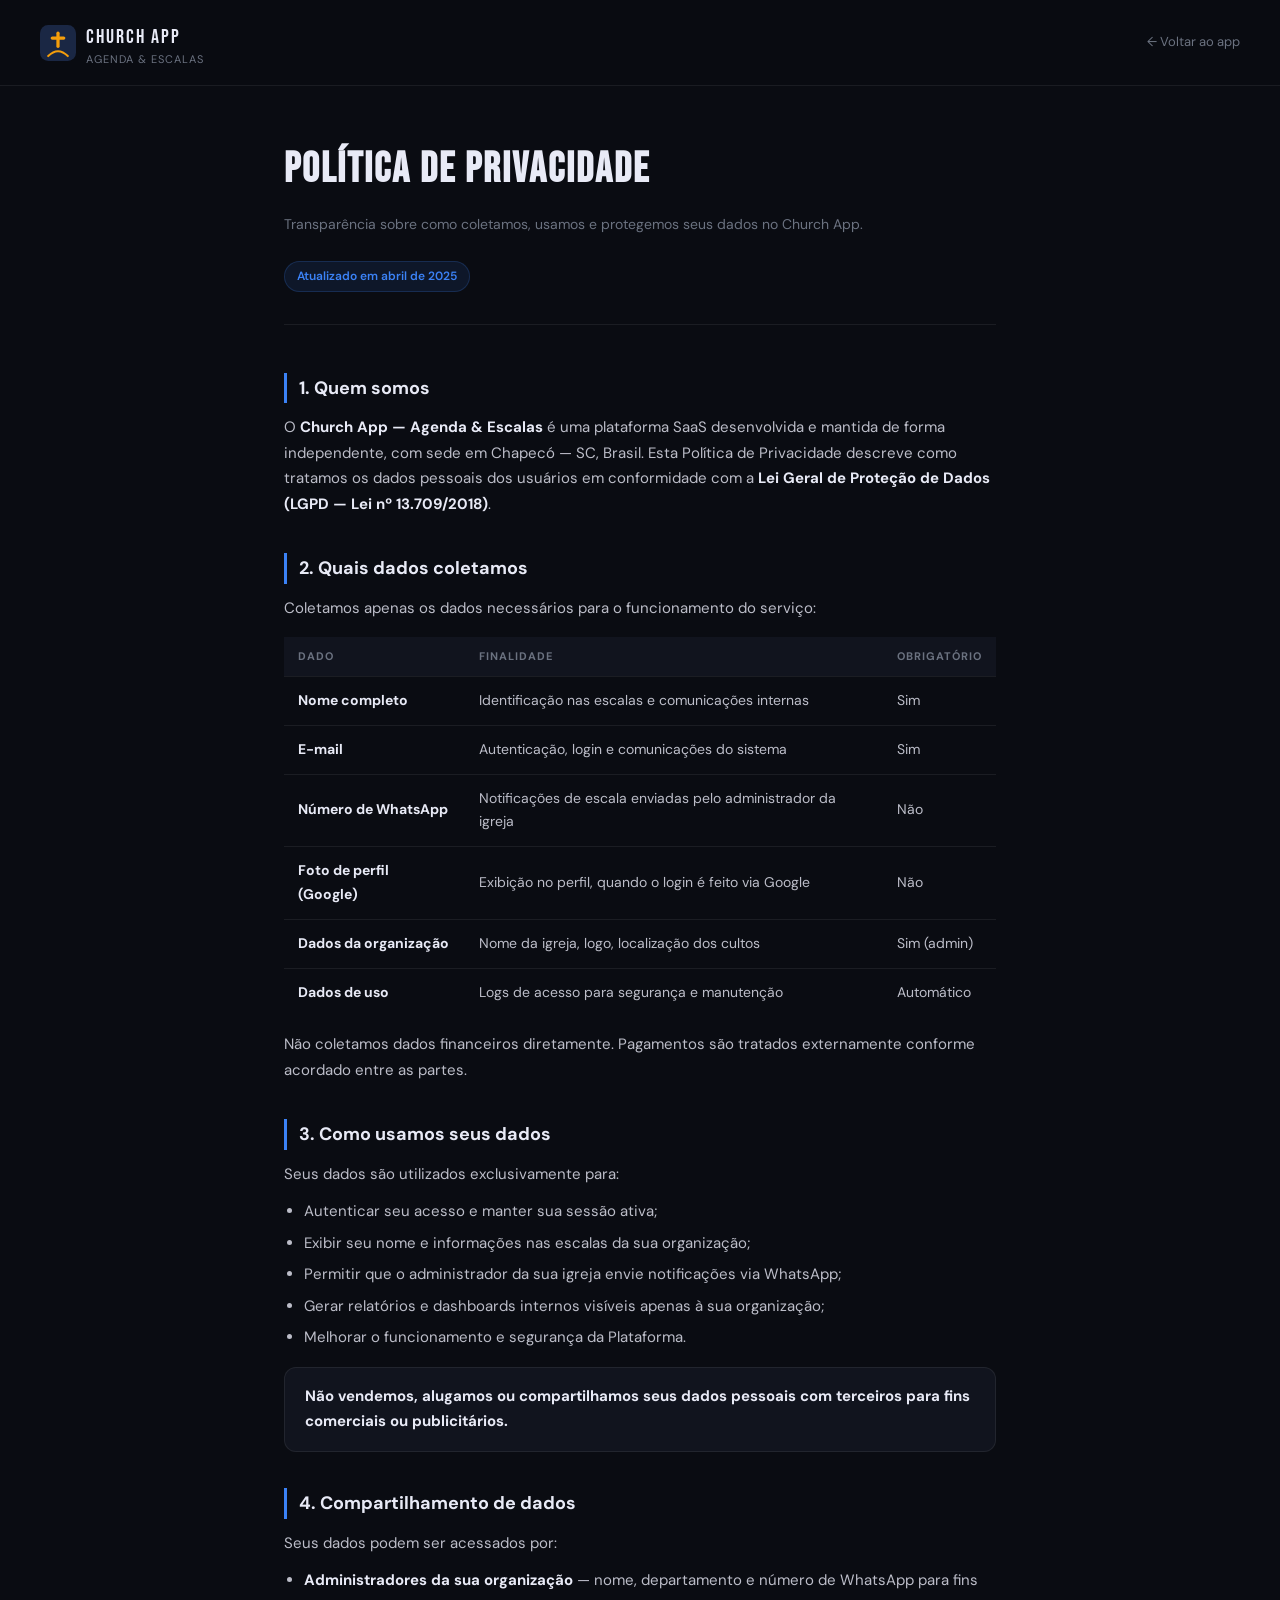
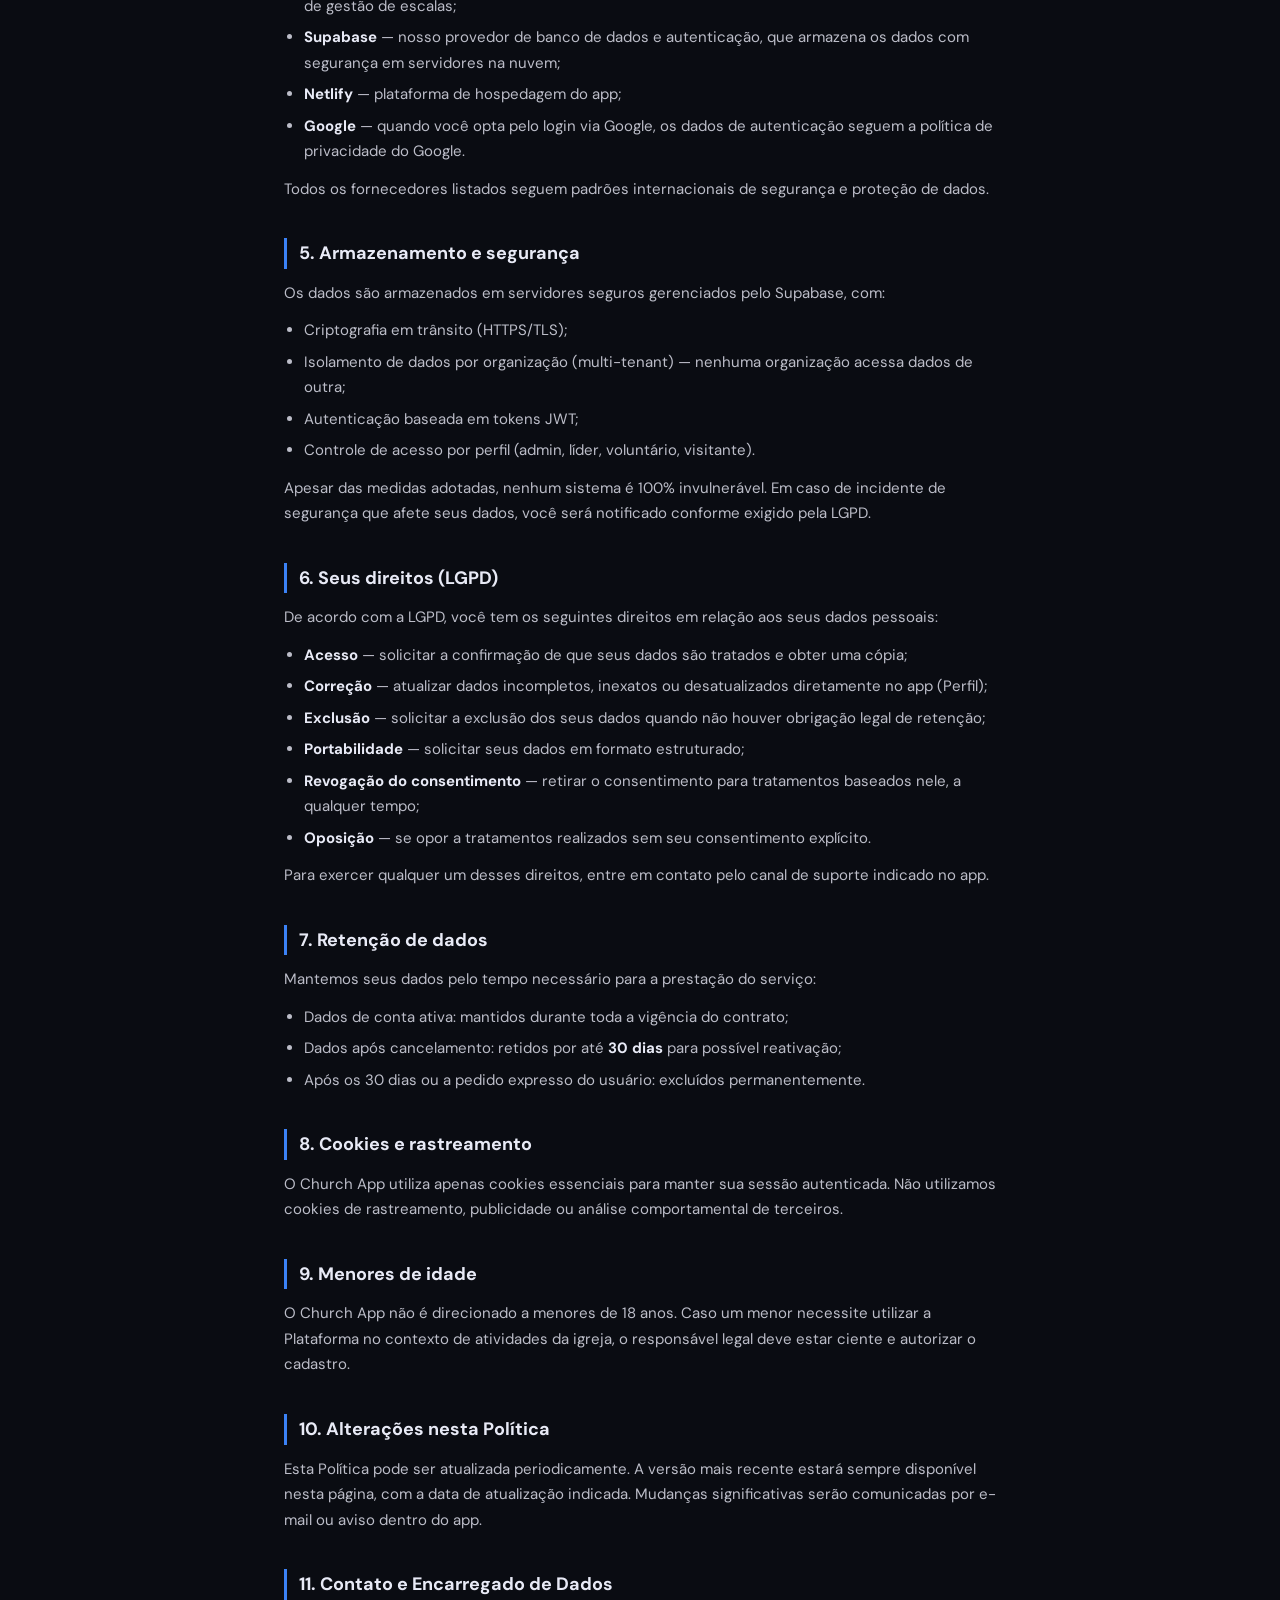
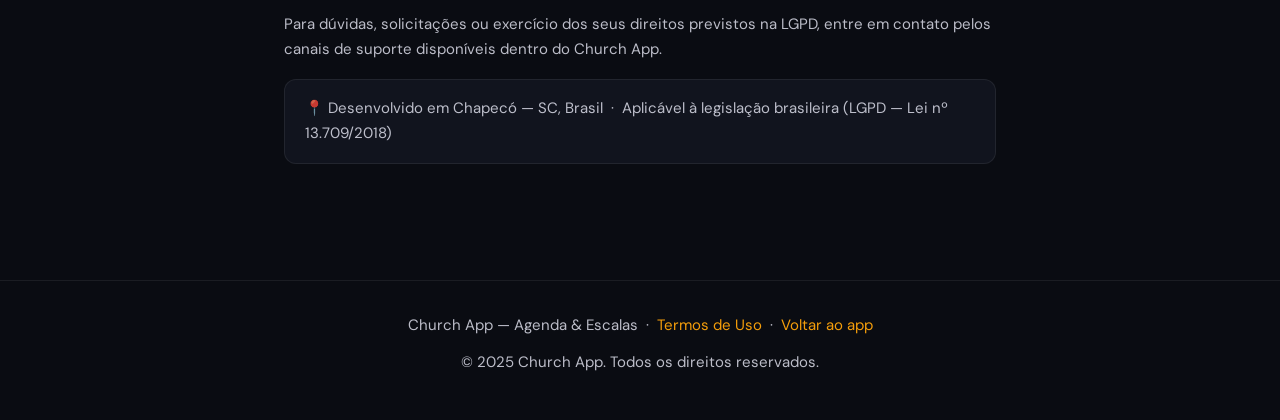
<file: politica-de-privacidade.html>
<!DOCTYPE html>
<html lang="pt-BR">
<head>
<meta charset="UTF-8"/>
<meta name="viewport" content="width=device-width, initial-scale=1.0"/>
<title>Política de Privacidade — Church App</title>
<link rel="preconnect" href="https://fonts.googleapis.com"/>
<link href="https://fonts.googleapis.com/css2?family=Bebas+Neue&family=DM+Sans:wght@300;400;500;600;700&display=swap" rel="stylesheet"/>
<style>
*,*::before,*::after{box-sizing:border-box;margin:0;padding:0}
:root{
  --bg:#0a0c12;--surface:#11141e;--surface2:#181c2a;
  --border:rgba(255,255,255,0.07);--text:#e8eaf6;--muted:#6b7280;
  --accent:#f59e0b;--accent2:#3b82f6;--font:'DM Sans',sans-serif;--display:'Bebas Neue',sans-serif;
}
body{background:var(--bg);color:var(--text);font-family:var(--font);min-height:100vh;line-height:1.7}
.header{
  padding:20px 40px;display:flex;align-items:center;gap:12px;
  border-bottom:1px solid var(--border);
  background:rgba(10,12,18,.95);backdrop-filter:blur(10px);
  position:sticky;top:0;z-index:50;
}
.logo{display:flex;align-items:center;gap:10px;text-decoration:none}
.logo-icon{width:36px;height:36px;flex-shrink:0}
.logo span{font-family:var(--display);font-size:20px;letter-spacing:2px;color:var(--text)}
.logo small{font-size:11px;color:var(--muted);letter-spacing:1px;text-transform:uppercase;display:block;line-height:1}
.back-link{
  margin-left:auto;color:var(--muted);font-size:13px;text-decoration:none;
  display:flex;align-items:center;gap:6px;
}
.back-link:hover{color:var(--accent)}

.container{max-width:760px;margin:0 auto;padding:48px 24px 80px}
.doc-header{margin-bottom:48px;padding-bottom:32px;border-bottom:1px solid var(--border)}
.doc-header h1{font-family:var(--display);font-size:42px;letter-spacing:2px;margin-bottom:8px}
.doc-header p{color:var(--muted);font-size:14px}
.doc-header .updated{
  display:inline-block;margin-top:12px;
  background:rgba(59,130,246,.1);border:1px solid rgba(59,130,246,.2);
  color:var(--accent2);padding:4px 12px;border-radius:20px;font-size:12px;font-weight:600;
}

section{margin-bottom:36px}
h2{
  font-size:18px;font-weight:700;margin-bottom:12px;
  color:var(--text);padding-left:12px;
  border-left:3px solid var(--accent2);
}
p{font-size:15px;color:rgba(232,234,246,.8);margin-bottom:12px}
ul,ol{padding-left:20px;margin-bottom:12px}
li{font-size:15px;color:rgba(232,234,246,.8);margin-bottom:6px}
strong{color:var(--text)}
.highlight{
  background:var(--surface);border:1px solid var(--border);
  border-radius:12px;padding:16px 20px;margin:16px 0;
}
.highlight p{margin:0}
.data-table{width:100%;border-collapse:collapse;margin:16px 0;font-size:14px}
.data-table th{
  padding:10px 14px;text-align:left;font-size:11px;font-weight:700;
  letter-spacing:1px;text-transform:uppercase;color:var(--muted);
  background:var(--surface);border-bottom:1px solid var(--border);
}
.data-table td{padding:12px 14px;border-bottom:1px solid var(--border);color:rgba(232,234,246,.8)}
.data-table tr:last-child td{border-bottom:none}

footer{
  text-align:center;padding:32px 24px;border-top:1px solid var(--border);
  font-size:13px;color:var(--muted);
}
footer a{color:var(--accent);text-decoration:none}
footer a:hover{text-decoration:underline}

@media(max-width:600px){
  .header{padding:16px}
  .container{padding:32px 16px 60px}
  .doc-header h1{font-size:32px}
  .data-table{font-size:13px}
  .data-table th,.data-table td{padding:10px}
}
</style>
</head>
<body>

<header class="header">
  <a href="index.html" class="logo">
    <svg class="logo-icon" viewBox="0 0 44 44" fill="none" xmlns="http://www.w3.org/2000/svg">
      <rect width="44" height="44" rx="10" fill="#1a2744"/>
      <rect x="20" y="8" width="4" height="20" rx="2" fill="#f59e0b"/>
      <rect x="13" y="14" width="18" height="4" rx="2" fill="#f59e0b"/>
      <path d="M10 38 Q22 26 34 38" stroke="#f59e0b" stroke-width="2.5" stroke-linecap="round" fill="none"/>
    </svg>
    <div>
      <span>CHURCH APP</span>
      <small>Agenda &amp; Escalas</small>
    </div>
  </a>
  <a href="index.html" class="back-link">← Voltar ao app</a>
</header>

<div class="container">
  <div class="doc-header">
    <h1>Política de Privacidade</h1>
    <p>Transparência sobre como coletamos, usamos e protegemos seus dados no Church App.</p>
    <span class="updated">Atualizado em abril de 2025</span>
  </div>

  <section>
    <h2>1. Quem somos</h2>
    <p>O <strong>Church App — Agenda &amp; Escalas</strong> é uma plataforma SaaS desenvolvida e mantida de forma independente, com sede em Chapecó — SC, Brasil. Esta Política de Privacidade descreve como tratamos os dados pessoais dos usuários em conformidade com a <strong>Lei Geral de Proteção de Dados (LGPD — Lei nº 13.709/2018)</strong>.</p>
  </section>

  <section>
    <h2>2. Quais dados coletamos</h2>
    <p>Coletamos apenas os dados necessários para o funcionamento do serviço:</p>
    <table class="data-table">
      <thead>
        <tr>
          <th>Dado</th>
          <th>Finalidade</th>
          <th>Obrigatório</th>
        </tr>
      </thead>
      <tbody>
        <tr>
          <td><strong>Nome completo</strong></td>
          <td>Identificação nas escalas e comunicações internas</td>
          <td>Sim</td>
        </tr>
        <tr>
          <td><strong>E-mail</strong></td>
          <td>Autenticação, login e comunicações do sistema</td>
          <td>Sim</td>
        </tr>
        <tr>
          <td><strong>Número de WhatsApp</strong></td>
          <td>Notificações de escala enviadas pelo administrador da igreja</td>
          <td>Não</td>
        </tr>
        <tr>
          <td><strong>Foto de perfil (Google)</strong></td>
          <td>Exibição no perfil, quando o login é feito via Google</td>
          <td>Não</td>
        </tr>
        <tr>
          <td><strong>Dados da organização</strong></td>
          <td>Nome da igreja, logo, localização dos cultos</td>
          <td>Sim (admin)</td>
        </tr>
        <tr>
          <td><strong>Dados de uso</strong></td>
          <td>Logs de acesso para segurança e manutenção</td>
          <td>Automático</td>
        </tr>
      </tbody>
    </table>
    <p>Não coletamos dados financeiros diretamente. Pagamentos são tratados externamente conforme acordado entre as partes.</p>
  </section>

  <section>
    <h2>3. Como usamos seus dados</h2>
    <p>Seus dados são utilizados exclusivamente para:</p>
    <ul>
      <li>Autenticar seu acesso e manter sua sessão ativa;</li>
      <li>Exibir seu nome e informações nas escalas da sua organização;</li>
      <li>Permitir que o administrador da sua igreja envie notificações via WhatsApp;</li>
      <li>Gerar relatórios e dashboards internos visíveis apenas à sua organização;</li>
      <li>Melhorar o funcionamento e segurança da Plataforma.</li>
    </ul>
    <div class="highlight">
      <p><strong>Não vendemos, alugamos ou compartilhamos seus dados pessoais com terceiros para fins comerciais ou publicitários.</strong></p>
    </div>
  </section>

  <section>
    <h2>4. Compartilhamento de dados</h2>
    <p>Seus dados podem ser acessados por:</p>
    <ul>
      <li><strong>Administradores da sua organização</strong> — nome, departamento e número de WhatsApp para fins de gestão de escalas;</li>
      <li><strong>Supabase</strong> — nosso provedor de banco de dados e autenticação, que armazena os dados com segurança em servidores na nuvem;</li>
      <li><strong>Netlify</strong> — plataforma de hospedagem do app;</li>
      <li><strong>Google</strong> — quando você opta pelo login via Google, os dados de autenticação seguem a política de privacidade do Google.</li>
    </ul>
    <p>Todos os fornecedores listados seguem padrões internacionais de segurança e proteção de dados.</p>
  </section>

  <section>
    <h2>5. Armazenamento e segurança</h2>
    <p>Os dados são armazenados em servidores seguros gerenciados pelo Supabase, com:</p>
    <ul>
      <li>Criptografia em trânsito (HTTPS/TLS);</li>
      <li>Isolamento de dados por organização (multi-tenant) — nenhuma organização acessa dados de outra;</li>
      <li>Autenticação baseada em tokens JWT;</li>
      <li>Controle de acesso por perfil (admin, líder, voluntário, visitante).</li>
    </ul>
    <p>Apesar das medidas adotadas, nenhum sistema é 100% invulnerável. Em caso de incidente de segurança que afete seus dados, você será notificado conforme exigido pela LGPD.</p>
  </section>

  <section>
    <h2>6. Seus direitos (LGPD)</h2>
    <p>De acordo com a LGPD, você tem os seguintes direitos em relação aos seus dados pessoais:</p>
    <ul>
      <li><strong>Acesso</strong> — solicitar a confirmação de que seus dados são tratados e obter uma cópia;</li>
      <li><strong>Correção</strong> — atualizar dados incompletos, inexatos ou desatualizados diretamente no app (Perfil);</li>
      <li><strong>Exclusão</strong> — solicitar a exclusão dos seus dados quando não houver obrigação legal de retenção;</li>
      <li><strong>Portabilidade</strong> — solicitar seus dados em formato estruturado;</li>
      <li><strong>Revogação do consentimento</strong> — retirar o consentimento para tratamentos baseados nele, a qualquer tempo;</li>
      <li><strong>Oposição</strong> — se opor a tratamentos realizados sem seu consentimento explícito.</li>
    </ul>
    <p>Para exercer qualquer um desses direitos, entre em contato pelo canal de suporte indicado no app.</p>
  </section>

  <section>
    <h2>7. Retenção de dados</h2>
    <p>Mantemos seus dados pelo tempo necessário para a prestação do serviço:</p>
    <ul>
      <li>Dados de conta ativa: mantidos durante toda a vigência do contrato;</li>
      <li>Dados após cancelamento: retidos por até <strong>30 dias</strong> para possível reativação;</li>
      <li>Após os 30 dias ou a pedido expresso do usuário: excluídos permanentemente.</li>
    </ul>
  </section>

  <section>
    <h2>8. Cookies e rastreamento</h2>
    <p>O Church App utiliza apenas cookies essenciais para manter sua sessão autenticada. Não utilizamos cookies de rastreamento, publicidade ou análise comportamental de terceiros.</p>
  </section>

  <section>
    <h2>9. Menores de idade</h2>
    <p>O Church App não é direcionado a menores de 18 anos. Caso um menor necessite utilizar a Plataforma no contexto de atividades da igreja, o responsável legal deve estar ciente e autorizar o cadastro.</p>
  </section>

  <section>
    <h2>10. Alterações nesta Política</h2>
    <p>Esta Política pode ser atualizada periodicamente. A versão mais recente estará sempre disponível nesta página, com a data de atualização indicada. Mudanças significativas serão comunicadas por e-mail ou aviso dentro do app.</p>
  </section>

  <section>
    <h2>11. Contato e Encarregado de Dados</h2>
    <p>Para dúvidas, solicitações ou exercício dos seus direitos previstos na LGPD, entre em contato pelos canais de suporte disponíveis dentro do Church App.</p>
    <div class="highlight">
      <p>📍 Desenvolvido em Chapecó — SC, Brasil &nbsp;·&nbsp; Aplicável à legislação brasileira (LGPD — Lei nº 13.709/2018)</p>
    </div>
  </section>
</div>

<footer>
  <p>Church App — Agenda &amp; Escalas &nbsp;·&nbsp; <a href="termos-de-uso.html">Termos de Uso</a> &nbsp;·&nbsp; <a href="index.html">Voltar ao app</a></p>
  <p style="margin-top:8px">© 2025 Church App. Todos os direitos reservados.</p>
</footer>

</body>
</html>
</file>
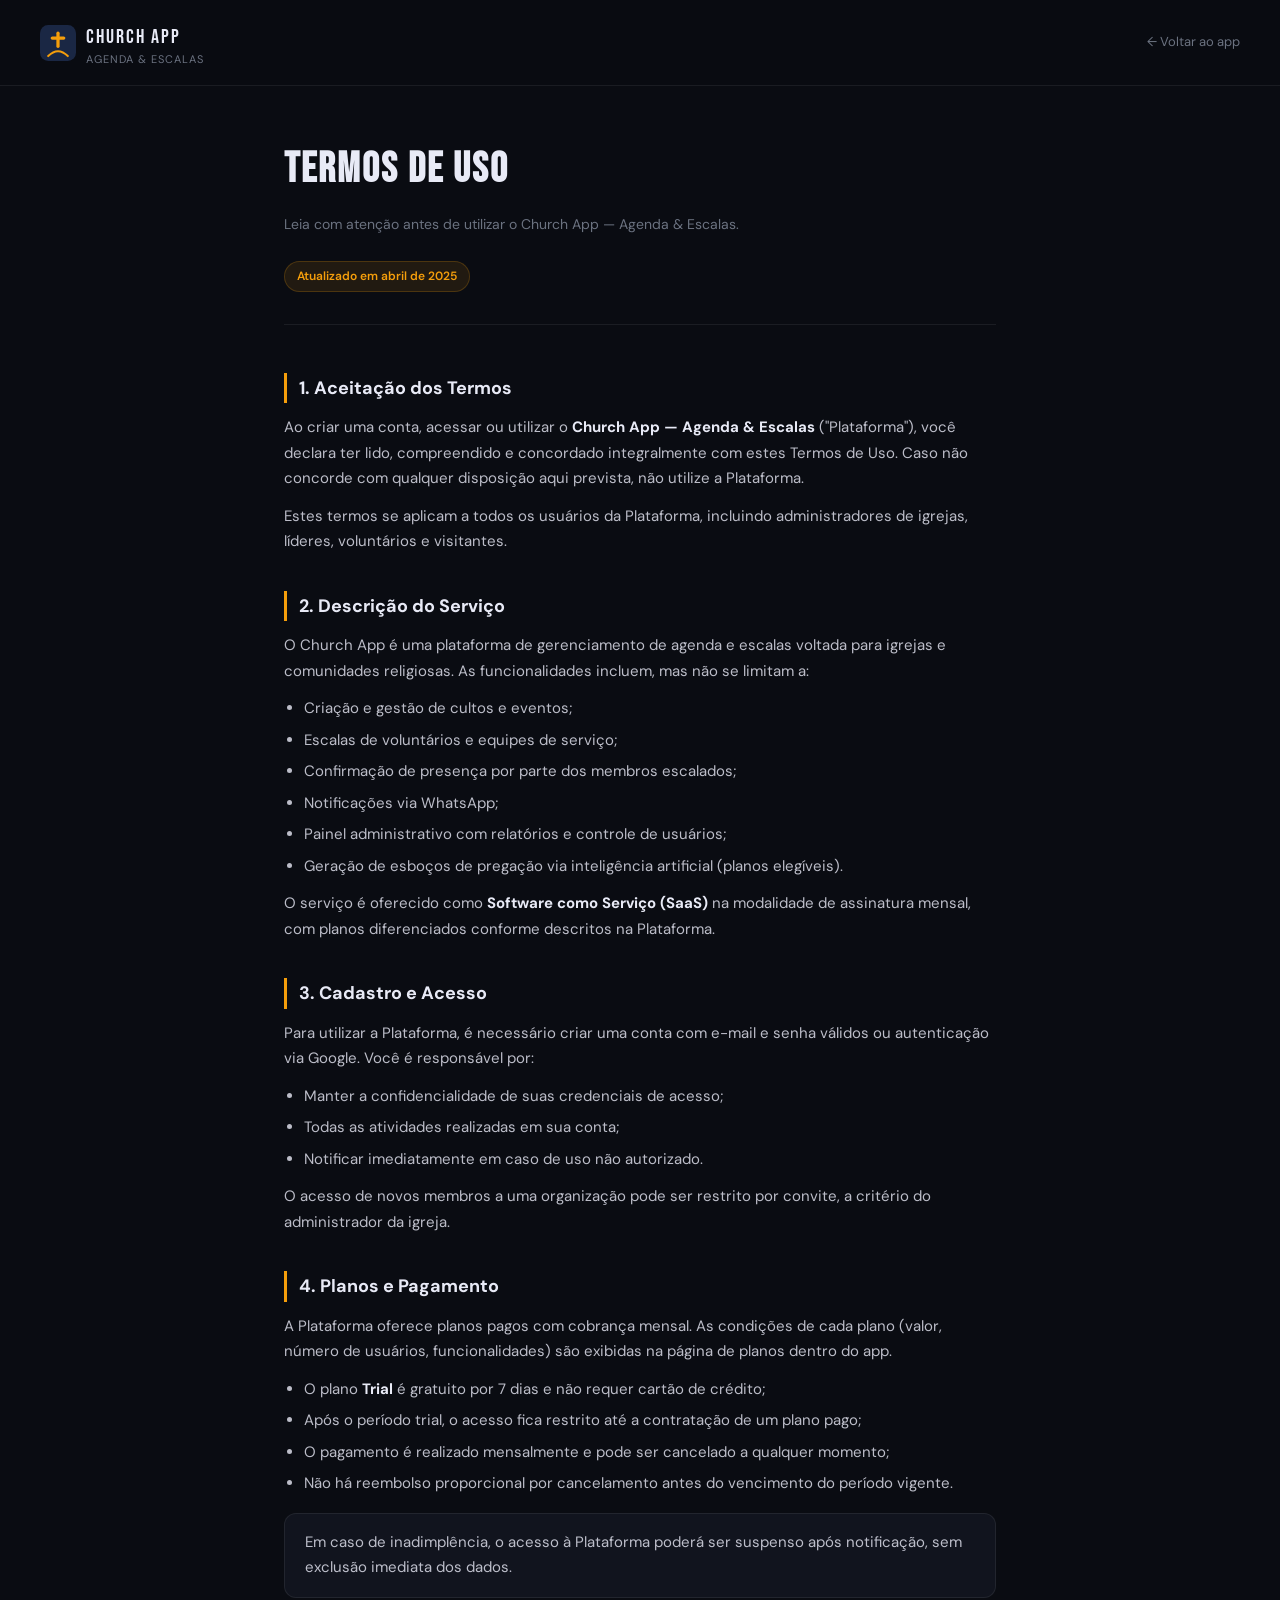
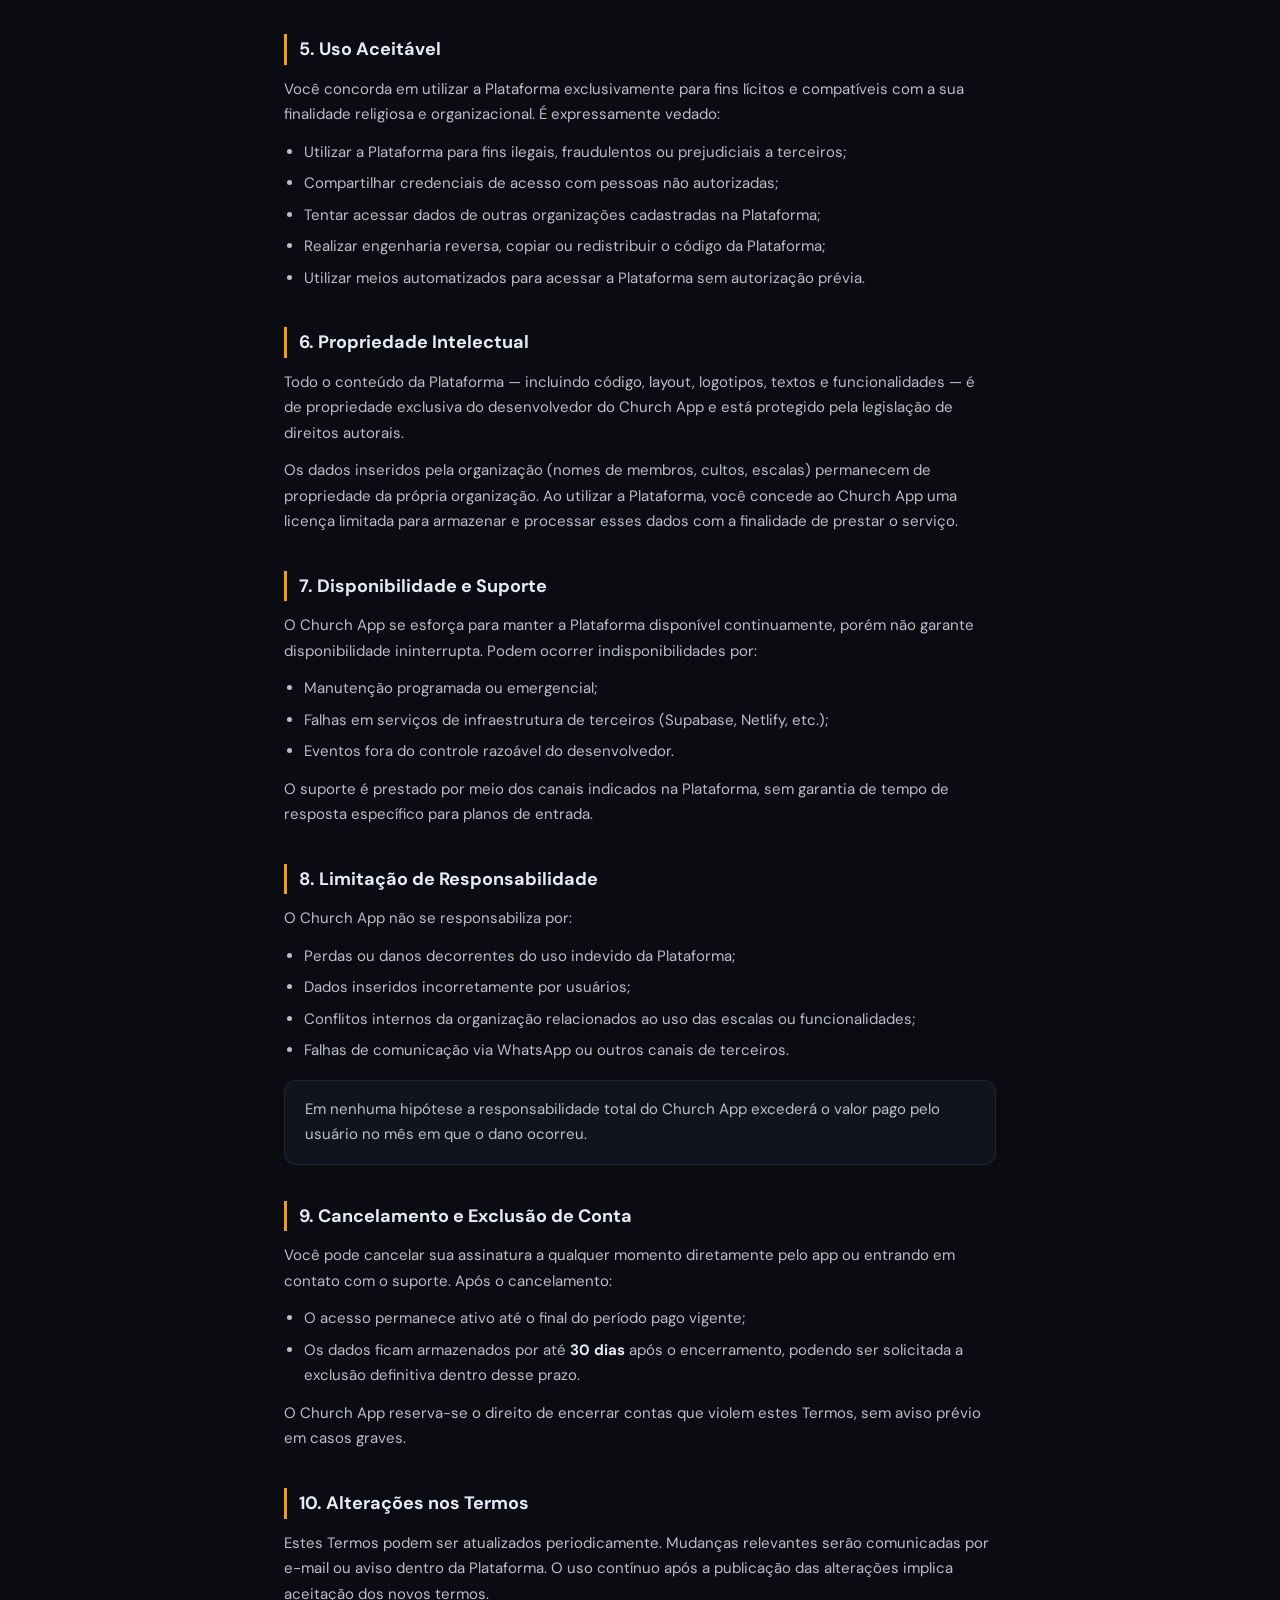
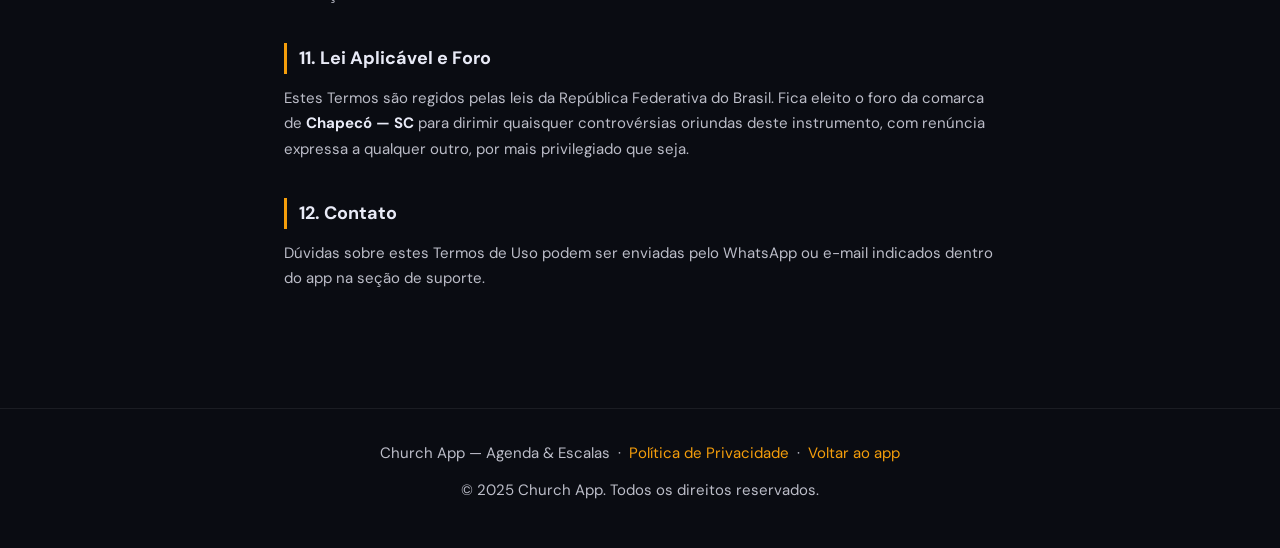
<file: termos-de-uso.html>
<!DOCTYPE html>
<html lang="pt-BR">
<head>
<meta charset="UTF-8"/>
<meta name="viewport" content="width=device-width, initial-scale=1.0"/>
<title>Termos de Uso — Church App</title>
<link rel="preconnect" href="https://fonts.googleapis.com"/>
<link href="https://fonts.googleapis.com/css2?family=Bebas+Neue&family=DM+Sans:wght@300;400;500;600;700&display=swap" rel="stylesheet"/>
<style>
*,*::before,*::after{box-sizing:border-box;margin:0;padding:0}
:root{
  --bg:#0a0c12;--surface:#11141e;--surface2:#181c2a;
  --border:rgba(255,255,255,0.07);--text:#e8eaf6;--muted:#6b7280;
  --accent:#f59e0b;--font:'DM Sans',sans-serif;--display:'Bebas Neue',sans-serif;
}
body{background:var(--bg);color:var(--text);font-family:var(--font);min-height:100vh;line-height:1.7}
.header{
  padding:20px 40px;display:flex;align-items:center;gap:12px;
  border-bottom:1px solid var(--border);
  background:rgba(10,12,18,.95);backdrop-filter:blur(10px);
  position:sticky;top:0;z-index:50;
}
.logo{display:flex;align-items:center;gap:10px;text-decoration:none}
.logo-icon{width:36px;height:36px;flex-shrink:0}
.logo span{font-family:var(--display);font-size:20px;letter-spacing:2px;color:var(--text)}
.logo small{font-size:11px;color:var(--muted);letter-spacing:1px;text-transform:uppercase;display:block;line-height:1}
.back-link{
  margin-left:auto;color:var(--muted);font-size:13px;text-decoration:none;
  display:flex;align-items:center;gap:6px;
}
.back-link:hover{color:var(--accent)}

.container{max-width:760px;margin:0 auto;padding:48px 24px 80px}
.doc-header{margin-bottom:48px;padding-bottom:32px;border-bottom:1px solid var(--border)}
.doc-header h1{font-family:var(--display);font-size:42px;letter-spacing:2px;margin-bottom:8px}
.doc-header p{color:var(--muted);font-size:14px}
.doc-header .updated{
  display:inline-block;margin-top:12px;
  background:rgba(245,158,11,.1);border:1px solid rgba(245,158,11,.2);
  color:var(--accent);padding:4px 12px;border-radius:20px;font-size:12px;font-weight:600;
}

section{margin-bottom:36px}
h2{
  font-size:18px;font-weight:700;margin-bottom:12px;
  color:var(--text);padding-left:12px;
  border-left:3px solid var(--accent);
}
p{font-size:15px;color:rgba(232,234,246,.8);margin-bottom:12px}
ul,ol{padding-left:20px;margin-bottom:12px}
li{font-size:15px;color:rgba(232,234,246,.8);margin-bottom:6px}
strong{color:var(--text)}
.highlight{
  background:var(--surface);border:1px solid var(--border);
  border-radius:12px;padding:16px 20px;margin:16px 0;
}
.highlight p{margin:0}

footer{
  text-align:center;padding:32px 24px;border-top:1px solid var(--border);
  font-size:13px;color:var(--muted);
}
footer a{color:var(--accent);text-decoration:none}
footer a:hover{text-decoration:underline}

@media(max-width:600px){
  .header{padding:16px}
  .container{padding:32px 16px 60px}
  .doc-header h1{font-size:32px}
}
</style>
</head>
<body>

<header class="header">
  <a href="index.html" class="logo">
    <svg class="logo-icon" viewBox="0 0 44 44" fill="none" xmlns="http://www.w3.org/2000/svg">
      <rect width="44" height="44" rx="10" fill="#1a2744"/>
      <rect x="20" y="8" width="4" height="20" rx="2" fill="#f59e0b"/>
      <rect x="13" y="14" width="18" height="4" rx="2" fill="#f59e0b"/>
      <path d="M10 38 Q22 26 34 38" stroke="#f59e0b" stroke-width="2.5" stroke-linecap="round" fill="none"/>
    </svg>
    <div>
      <span>CHURCH APP</span>
      <small>Agenda &amp; Escalas</small>
    </div>
  </a>
  <a href="index.html" class="back-link">← Voltar ao app</a>
</header>

<div class="container">
  <div class="doc-header">
    <h1>Termos de Uso</h1>
    <p>Leia com atenção antes de utilizar o Church App — Agenda &amp; Escalas.</p>
    <span class="updated">Atualizado em abril de 2025</span>
  </div>

  <section>
    <h2>1. Aceitação dos Termos</h2>
    <p>Ao criar uma conta, acessar ou utilizar o <strong>Church App — Agenda &amp; Escalas</strong> ("Plataforma"), você declara ter lido, compreendido e concordado integralmente com estes Termos de Uso. Caso não concorde com qualquer disposição aqui prevista, não utilize a Plataforma.</p>
    <p>Estes termos se aplicam a todos os usuários da Plataforma, incluindo administradores de igrejas, líderes, voluntários e visitantes.</p>
  </section>

  <section>
    <h2>2. Descrição do Serviço</h2>
    <p>O Church App é uma plataforma de gerenciamento de agenda e escalas voltada para igrejas e comunidades religiosas. As funcionalidades incluem, mas não se limitam a:</p>
    <ul>
      <li>Criação e gestão de cultos e eventos;</li>
      <li>Escalas de voluntários e equipes de serviço;</li>
      <li>Confirmação de presença por parte dos membros escalados;</li>
      <li>Notificações via WhatsApp;</li>
      <li>Painel administrativo com relatórios e controle de usuários;</li>
      <li>Geração de esboços de pregação via inteligência artificial (planos elegíveis).</li>
    </ul>
    <p>O serviço é oferecido como <strong>Software como Serviço (SaaS)</strong> na modalidade de assinatura mensal, com planos diferenciados conforme descritos na Plataforma.</p>
  </section>

  <section>
    <h2>3. Cadastro e Acesso</h2>
    <p>Para utilizar a Plataforma, é necessário criar uma conta com e-mail e senha válidos ou autenticação via Google. Você é responsável por:</p>
    <ul>
      <li>Manter a confidencialidade de suas credenciais de acesso;</li>
      <li>Todas as atividades realizadas em sua conta;</li>
      <li>Notificar imediatamente em caso de uso não autorizado.</li>
    </ul>
    <p>O acesso de novos membros a uma organização pode ser restrito por convite, a critério do administrador da igreja.</p>
  </section>

  <section>
    <h2>4. Planos e Pagamento</h2>
    <p>A Plataforma oferece planos pagos com cobrança mensal. As condições de cada plano (valor, número de usuários, funcionalidades) são exibidas na página de planos dentro do app.</p>
    <ul>
      <li>O plano <strong>Trial</strong> é gratuito por 7 dias e não requer cartão de crédito;</li>
      <li>Após o período trial, o acesso fica restrito até a contratação de um plano pago;</li>
      <li>O pagamento é realizado mensalmente e pode ser cancelado a qualquer momento;</li>
      <li>Não há reembolso proporcional por cancelamento antes do vencimento do período vigente.</li>
    </ul>
    <div class="highlight">
      <p>Em caso de inadimplência, o acesso à Plataforma poderá ser suspenso após notificação, sem exclusão imediata dos dados.</p>
    </div>
  </section>

  <section>
    <h2>5. Uso Aceitável</h2>
    <p>Você concorda em utilizar a Plataforma exclusivamente para fins lícitos e compatíveis com a sua finalidade religiosa e organizacional. É expressamente vedado:</p>
    <ul>
      <li>Utilizar a Plataforma para fins ilegais, fraudulentos ou prejudiciais a terceiros;</li>
      <li>Compartilhar credenciais de acesso com pessoas não autorizadas;</li>
      <li>Tentar acessar dados de outras organizações cadastradas na Plataforma;</li>
      <li>Realizar engenharia reversa, copiar ou redistribuir o código da Plataforma;</li>
      <li>Utilizar meios automatizados para acessar a Plataforma sem autorização prévia.</li>
    </ul>
  </section>

  <section>
    <h2>6. Propriedade Intelectual</h2>
    <p>Todo o conteúdo da Plataforma — incluindo código, layout, logotipos, textos e funcionalidades — é de propriedade exclusiva do desenvolvedor do Church App e está protegido pela legislação de direitos autorais.</p>
    <p>Os dados inseridos pela organização (nomes de membros, cultos, escalas) permanecem de propriedade da própria organização. Ao utilizar a Plataforma, você concede ao Church App uma licença limitada para armazenar e processar esses dados com a finalidade de prestar o serviço.</p>
  </section>

  <section>
    <h2>7. Disponibilidade e Suporte</h2>
    <p>O Church App se esforça para manter a Plataforma disponível continuamente, porém não garante disponibilidade ininterrupta. Podem ocorrer indisponibilidades por:</p>
    <ul>
      <li>Manutenção programada ou emergencial;</li>
      <li>Falhas em serviços de infraestrutura de terceiros (Supabase, Netlify, etc.);</li>
      <li>Eventos fora do controle razoável do desenvolvedor.</li>
    </ul>
    <p>O suporte é prestado por meio dos canais indicados na Plataforma, sem garantia de tempo de resposta específico para planos de entrada.</p>
  </section>

  <section>
    <h2>8. Limitação de Responsabilidade</h2>
    <p>O Church App não se responsabiliza por:</p>
    <ul>
      <li>Perdas ou danos decorrentes do uso indevido da Plataforma;</li>
      <li>Dados inseridos incorretamente por usuários;</li>
      <li>Conflitos internos da organização relacionados ao uso das escalas ou funcionalidades;</li>
      <li>Falhas de comunicação via WhatsApp ou outros canais de terceiros.</li>
    </ul>
    <div class="highlight">
      <p>Em nenhuma hipótese a responsabilidade total do Church App excederá o valor pago pelo usuário no mês em que o dano ocorreu.</p>
    </div>
  </section>

  <section>
    <h2>9. Cancelamento e Exclusão de Conta</h2>
    <p>Você pode cancelar sua assinatura a qualquer momento diretamente pelo app ou entrando em contato com o suporte. Após o cancelamento:</p>
    <ul>
      <li>O acesso permanece ativo até o final do período pago vigente;</li>
      <li>Os dados ficam armazenados por até <strong>30 dias</strong> após o encerramento, podendo ser solicitada a exclusão definitiva dentro desse prazo.</li>
    </ul>
    <p>O Church App reserva-se o direito de encerrar contas que violem estes Termos, sem aviso prévio em casos graves.</p>
  </section>

  <section>
    <h2>10. Alterações nos Termos</h2>
    <p>Estes Termos podem ser atualizados periodicamente. Mudanças relevantes serão comunicadas por e-mail ou aviso dentro da Plataforma. O uso contínuo após a publicação das alterações implica aceitação dos novos termos.</p>
  </section>

  <section>
    <h2>11. Lei Aplicável e Foro</h2>
    <p>Estes Termos são regidos pelas leis da República Federativa do Brasil. Fica eleito o foro da comarca de <strong>Chapecó — SC</strong> para dirimir quaisquer controvérsias oriundas deste instrumento, com renúncia expressa a qualquer outro, por mais privilegiado que seja.</p>
  </section>

  <section>
    <h2>12. Contato</h2>
    <p>Dúvidas sobre estes Termos de Uso podem ser enviadas pelo WhatsApp ou e-mail indicados dentro do app na seção de suporte.</p>
  </section>
</div>

<footer>
  <p>Church App — Agenda &amp; Escalas &nbsp;·&nbsp; <a href="politica-de-privacidade.html">Política de Privacidade</a> &nbsp;·&nbsp; <a href="index.html">Voltar ao app</a></p>
  <p style="margin-top:8px">© 2025 Church App. Todos os direitos reservados.</p>
</footer>

</body>
</html>
</file>
